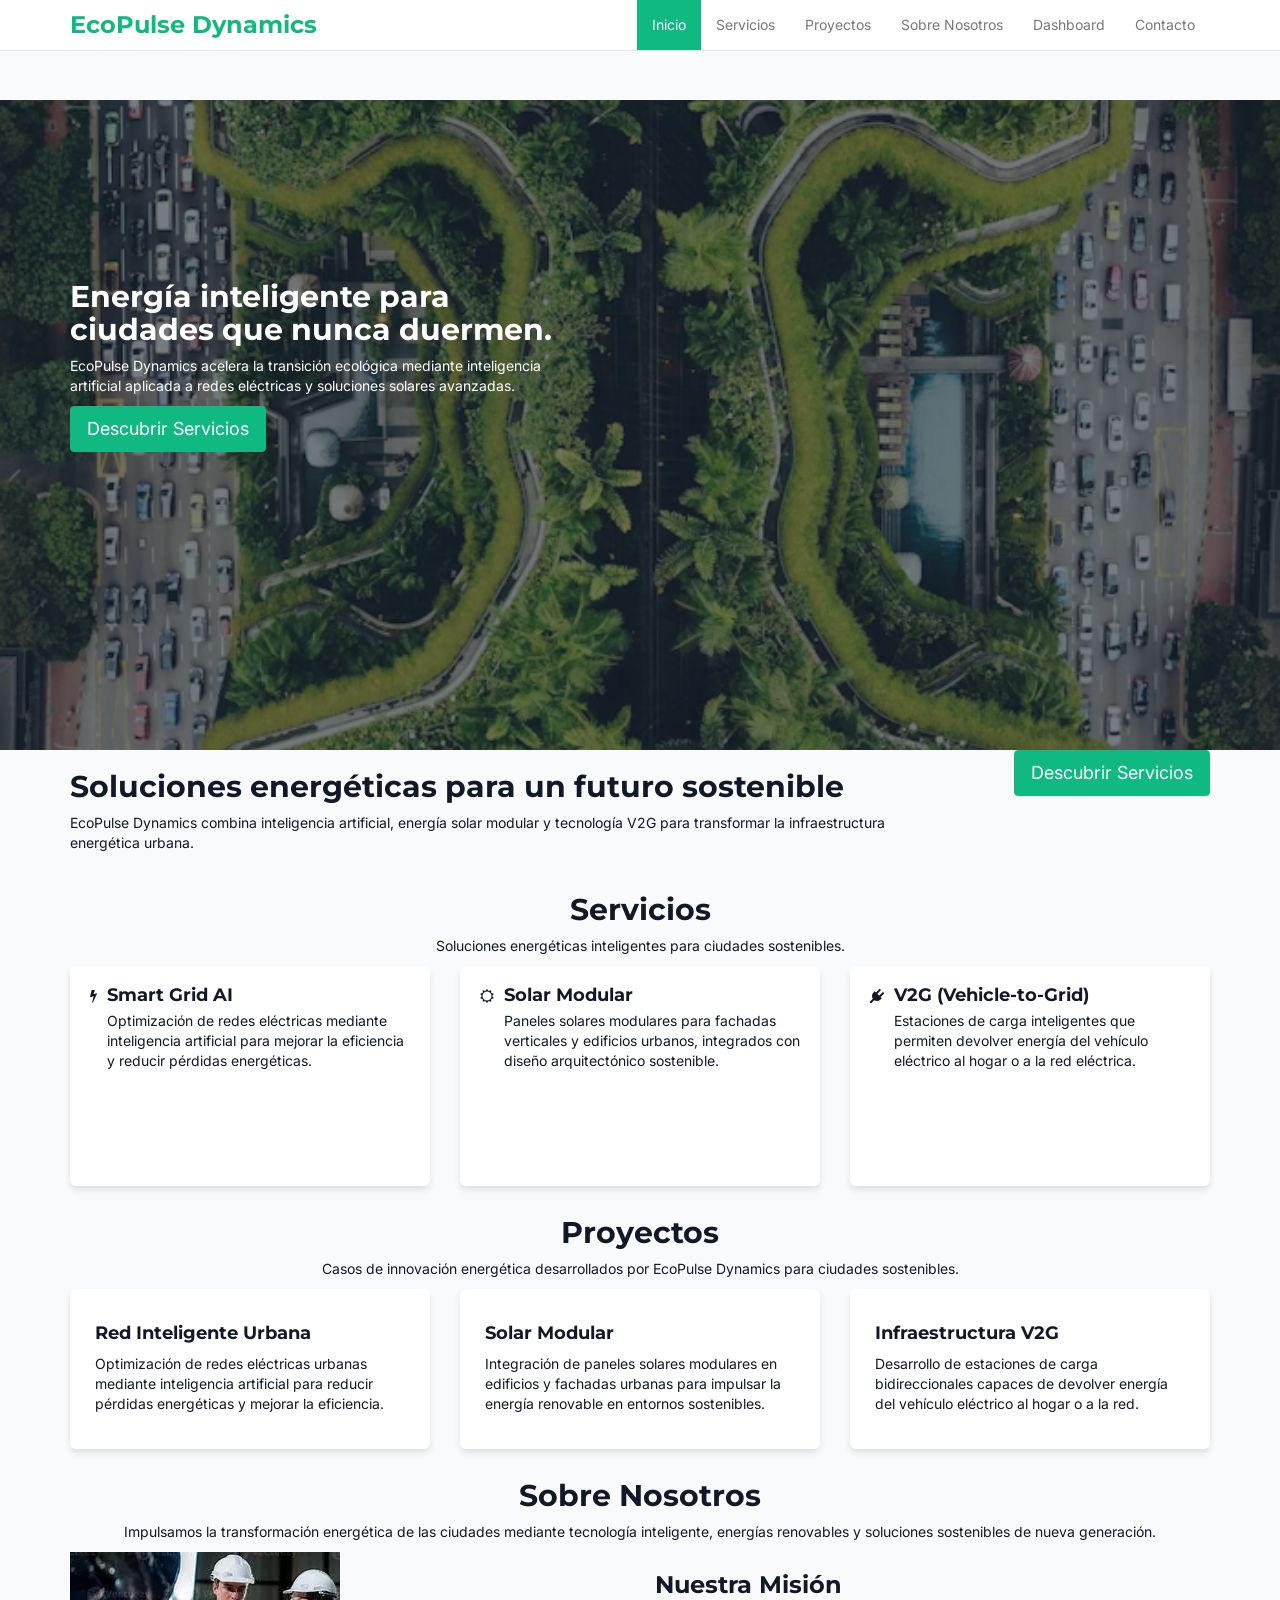
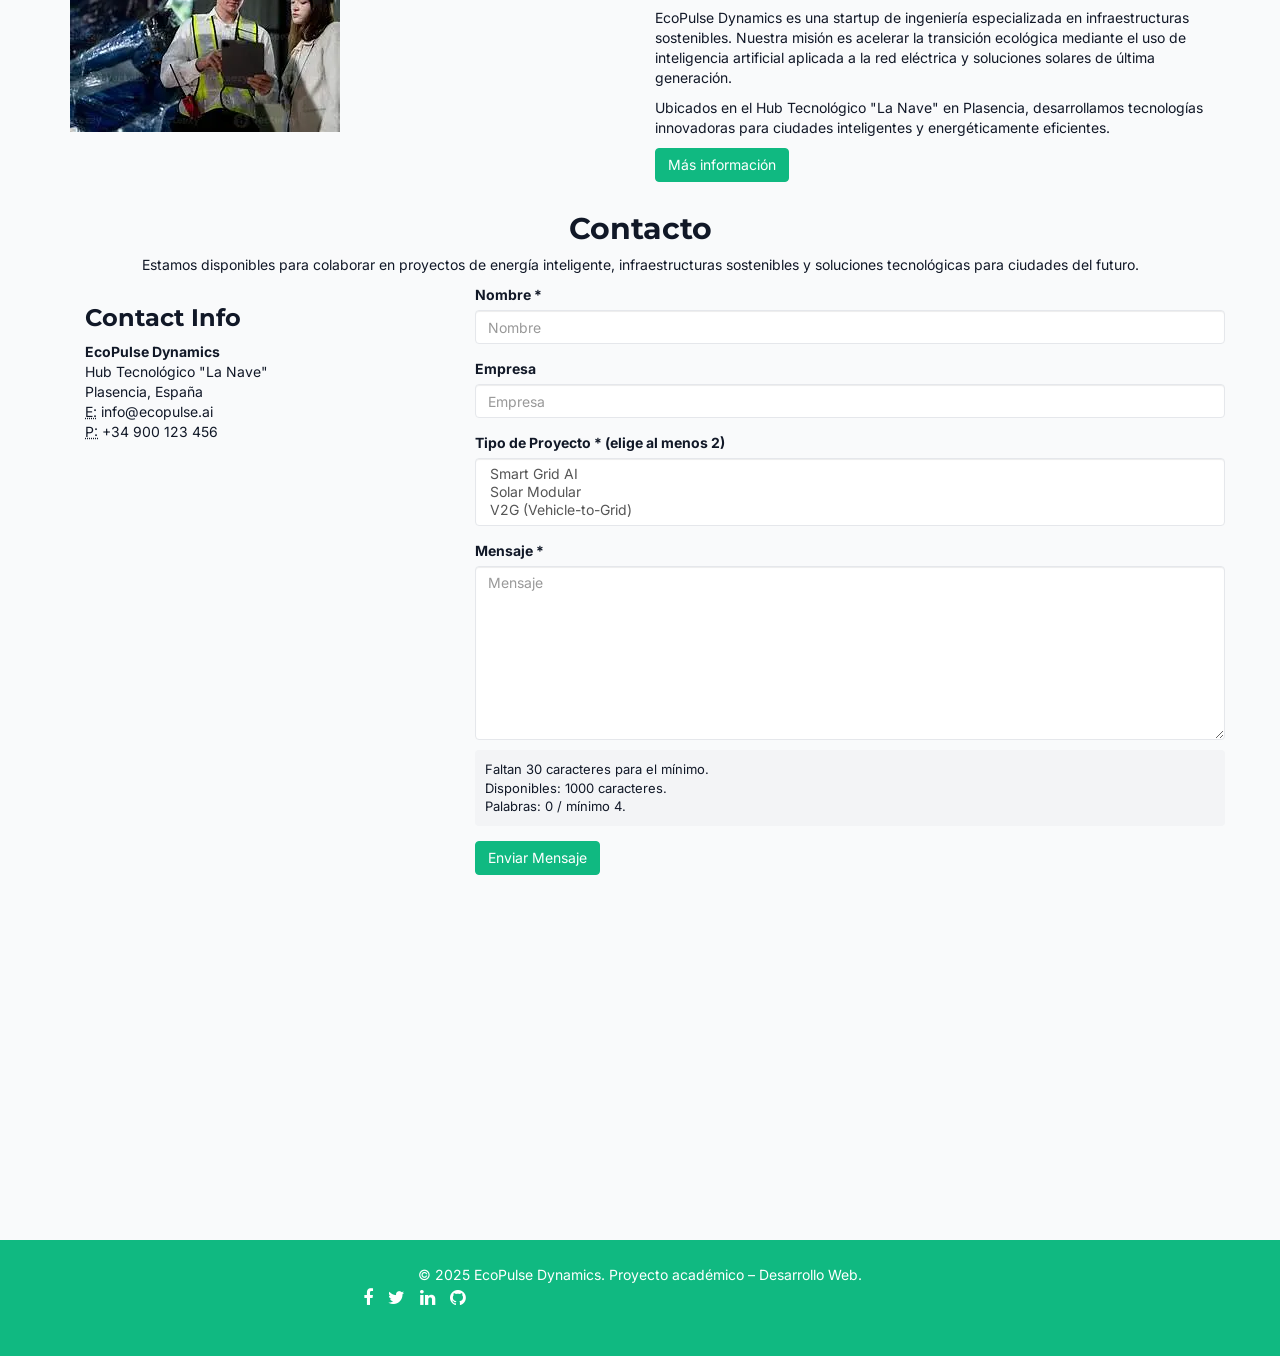
<file: index.html>
<!DOCTYPE html>
<html lang="en">
<head>
    <meta charset="utf-8">
    <meta name="author" content="fatimaR"> 
    <meta name="viewport" content="width=device-width, initial-scale=1.0">
    <meta name="author" content="webthemez">
    <title>EcoPulse Dynamics | Energía inteligente</title>
    <meta name="description" content="EcoPulse Dynamics acelera la transición ecológica con IA, smart grids y soluciones solares modulares y V2G.">
	<!-- core CSS -->
    <link rel="preconnect" href="https://fonts.googleapis.com">
    <link rel="preconnect" href="https://fonts.gstatic.com" crossorigin>
    <link href="https://fonts.googleapis.com/css2?family=Montserrat:wght@700&family=Inter:wght@400&display=swap" rel="stylesheet">
    <link rel="stylesheet" href="https://maxcdn.bootstrapcdn.com/bootstrap/3.4.1/css/bootstrap.min.css">
    <link rel="stylesheet" href="https://cdnjs.cloudflare.com/ajax/libs/font-awesome/4.7.0/css/font-awesome.min.css">

    <link rel="stylesheet" href="assets/css/styles.css"> 
    <!--[if lt IE 9]>
    <script src="js/html5shiv.js"></script>
    <script src="js/respond.min.js"></script>
    <![endif]-->       
    <link rel=" icon" type="image/x-icon" href="assets/img/ico/favicon.ico"> 
</head> 

<body id="home">

    <header id="header">
        <nav id="main-nav" class="navbar navbar-default navbar-fixed-top" role="banner">
            <div class="container">
                <div class="navbar-header">
                    <button type="button" class="navbar-toggle" data-toggle="collapse" data-target=".navbar-collapse">
                        <span class="sr-only">Toggle navigation</span>
                        <span class="icon-bar"></span>
                        <span class="icon-bar"></span>
                        <span class="icon-bar"></span>
                    </button>
                    <a class="navbar-brand" href="index.html">
                    EcoPulse Dynamics
                    </a>
                </div>
				
                <div class="collapse navbar-collapse navbar-right">
                    <ul class="nav navbar-nav">
                        <li class="scroll active"><a href="#home">Inicio</a></li>
                        <li class="scroll"><a href="#services">Servicios</a></li>
                        <li class="scroll"><a href="#projects">Proyectos</a></li>
                        <li class="scroll"><a href="#about">Sobre Nosotros</a></li>
                        <li><a href="dashboard.html">Dashboard</a></li>
                        <li class="scroll"><a href="#contact-us">Contacto</a></li>                        
                    </ul>
                </div>
            </div><!--/.container-->
        </nav><!--/nav-->
    </header><!--/header-->

    <section id="hero-banner">
             <div class="banner-inner">
                    <div class="container">
                        <div class="row">
                            <div class="col-sm-6">
                                 
                                    <h2>Energía inteligente para ciudades que nunca duermen.</h2>
                                    <p>EcoPulse Dynamics acelera la transición ecológica mediante inteligencia artificial aplicada a redes eléctricas y soluciones solares avanzadas.</p>
                                    <a class="btn btn-primary btn-lg" href="#services">Descubrir Servicios</a>
                                
                            </div>
                        </div>
                    </div>
                </div>
    </section><!--/#main-slider-->

    <section id="hero-text" class="wow fadeIn">
        <div class="container">
            <div class="row">
                <div class="col-sm-9">
                    <h2>Soluciones energéticas para un futuro sostenible</h2>
                    <p>EcoPulse Dynamics combina inteligencia artificial, energía solar modular y tecnología V2G para transformar la infraestructura energética urbana.</p>
                </div>
                <div class="col-sm-3 text-right">
                    <a class="btn btn-primary btn-lg" href="#services">Descubrir Servicios</a>
                </div>
            </div>
        </div>
    </section><!--/#hero-text-->

    <section id="services" >
        <div class="container">

            <div class="section-header">
                <h2 class="section-title text-center wow fadeInDown">Servicios</h2>
                <p class="text-center wow fadeInDown">Soluciones energéticas inteligentes para ciudades sostenibles.</p>
            </div>

            <div class="row">
                <div class="features">
                    <div class="col-md-4 col-sm-6 wow fadeInUp" data-wow-duration="300ms" data-wow-delay="0ms">
                        <div class="media service-box">
                            <div class="pull-left">
                                <i class="fa fa-bolt"></i>
                            </div>
                            <div class="media-body">
                                <h4 class="media-heading">Smart Grid AI</h4>
                                <p>Optimización de redes eléctricas mediante inteligencia artificial para mejorar la eficiencia y reducir pérdidas energéticas.</p>
                            </div>
                        </div>
                    </div><!--/.col-md-4-->

                    <div class="col-md-4 col-sm-6 wow fadeInUp" data-wow-duration="300ms" data-wow-delay="100ms">
                        <div class="media service-box">
                            <div class="pull-left">
                                <i class="fa fa-sun-o"></i>
                            </div>
                            <div class="media-body">
                                <h4 class="media-heading">Solar Modular</h4>
                                <p>Paneles solares modulares para fachadas verticales y edificios urbanos, integrados con diseño arquitectónico sostenible.</p>
                            </div>
                        </div>
                    </div><!--/.col-md-4-->

                    <div class="col-md-4 col-sm-6 wow fadeInUp" data-wow-duration="300ms" data-wow-delay="200ms">
                        <div class="media service-box">
                            <div class="pull-left">
                                <i class="fa fa-plug"></i>
                            </div>
                            <div class="media-body">
                                <h4 class="media-heading">V2G (Vehicle-to-Grid)</h4>
                                <p>Estaciones de carga inteligentes que permiten devolver energía del vehículo eléctrico al hogar o a la red eléctrica.</p>
                            </div>
                        </div>
                </div>
            </div><!--/.row-->    
        </div><!--/.container-->
    </section><!--/#services-->

    <section id="projects">
    <div class="container">

        <div class="section-header">
            <h2 class="section-title text-center wow fadeInDown">Proyectos</h2>
            <p class="text-center wow fadeInDown">
                Casos de innovación energética desarrollados por EcoPulse Dynamics para ciudades sostenibles.
            </p>
        </div>

        <div class="row project-cards">

            <div class="col-md-4 col-sm-6 wow fadeInUp" data-wow-duration="300ms" data-wow-delay="0ms">
                <div class="project-card">
                    <h4>Red Inteligente Urbana</h4>
                    <p>Optimización de redes eléctricas urbanas mediante inteligencia artificial para reducir pérdidas energéticas y mejorar la eficiencia.</p>
                </div>
            </div>

            <div class="col-md-4 col-sm-6 wow fadeInUp" data-wow-duration="300ms" data-wow-delay="100ms">
                <div class="project-card">
                    <h4>Solar Modular</h4>
                    <p>Integración de paneles solares modulares en edificios y fachadas urbanas para impulsar la energía renovable en entornos sostenibles.</p>
                </div>
            </div>

            <div class="col-md-4 col-sm-6 wow fadeInUp" data-wow-duration="300ms" data-wow-delay="200ms">
                <div class="project-card">
                    <h4>Infraestructura V2G</h4>
                    <p>Desarrollo de estaciones de carga bidireccionales capaces de devolver energía del vehículo eléctrico al hogar o a la red.</p>
                </div>
            </div>

        </div>
    </div>
    </section><!--/#projects-->
    
    <section id="about">
        <div class="container">

            <div class="section-header">
                <h2 class="section-title text-center wow fadeInDown">Sobre Nosotros</h2>
                <p class="text-center wow fadeInDown">
                Impulsamos la transformación energética de las ciudades mediante tecnología inteligente, energías renovables y soluciones sostenibles de nueva generación.
                </p>
            </div>

            <div class="row">
                <div class="col-sm-6 wow fadeInLeft">
                <img class="img-responsive" src="assets/img/about.webp" alt="Ingenieros trabajando con tecnología energética">
                </div>

                <div class="col-sm-6 wow fadeInRight">
                    <h3 class="column-title">Nuestra Misión</h3>
                    <p>EcoPulse Dynamics es una startup de ingeniería especializada en infraestructuras sostenibles. Nuestra misión es acelerar la transición ecológica mediante el uso de inteligencia artificial aplicada a la red eléctrica y soluciones solares de última generación.</p>

                    <p>Ubicados en el Hub Tecnológico "La Nave" en Plasencia, desarrollamos tecnologías innovadoras para ciudades inteligentes y energéticamente eficientes.</p>


                    <a class="btn btn-primary" href="#">Más información</a>

                </div>
            </div>
        </div>
    </section><!--/#about-->

    <section id="contact-us">
        <div class="container">
            <div class="section-header">
                <h2 class="section-title text-center wow fadeInDown">Contacto</h2>
                <p class="text-center wow fadeInDown">
                Estamos disponibles para colaborar en proyectos de energía inteligente, infraestructuras sostenibles y soluciones tecnológicas para ciudades del futuro.
                </p>
            </div>
        </div>
    </section><!--/#contact-us-->


    <section id="contact">
        
        <div class="container">
            <div class="container contact-info">
                <div class="row">
				  <div class="col-sm-4 col-md-4">
                        <div class="contact-form">
                            <h3>Contact Info</h3>

                            <address>
                              <strong>EcoPulse Dynamics</strong><br>
                              Hub Tecnológico "La Nave"<br>
                              Plasencia, España<br>
                              <abbr title="Email">E:</abbr> info@ecopulse.ai<br>
                              <abbr title="Phone">P:</abbr> +34 900 123 456
                            </address>
					</div></div>
                    <div class="col-sm-8 col-md-8">
                        <div class="contact-form">
                       
                            <form id="main-contact-form" name="contact-form" method="post" action="#" novalidate>

                                <div class="form-group">
                                    <label for="nombre">Nombre *</label>
                                    <input type="text" id="nombre" name="nombre" class="form-control" placeholder="Nombre">
                                    <small id="nombre-feedback" class="field-feedback"></small>
                                </div>

                                <div class="form-group">
                                    <label for="empresa">Empresa</label>
                                    <input type="text" id="empresa" name="empresa" class="form-control" placeholder="Empresa">
                                    <small id="empresa-feedback" class="field-feedback"></small>
                                </div>

                                <div class="form-group">
                                    <label for="tipoProyecto">Tipo de Proyecto * (elige al menos 2)</label>
                                    <select id="tipoProyecto" name="tipoProyecto" class="form-control" multiple size="3">
                                        <option value="Smart Grid AI">Smart Grid AI</option>
                                        <option value="Solar Modular">Solar Modular</option>
                                        <option value="V2G (Vehicle-to-Grid)">V2G (Vehicle-to-Grid)</option>
                                    </select>
                                    <small id="tipoProyecto-feedback" class="field-feedback"></small>
                                </div>

                                <div class="form-group">
                                    <label for="mensaje">Mensaje *</label>
                                    <textarea id="mensaje" name="mensaje" class="form-control" rows="8" placeholder="Mensaje"></textarea>
                                    <small id="mensaje-feedback" class="field-feedback"></small>

                                <div id="message-counter" class="message-counter">
                                    <span id="min-counter">Faltan 30 caracteres para el mínimo.</span><br>
                                    <span id="max-counter">Disponibles: 1000 caracteres.</span><br>
                                    <span id="word-counter">Palabras: 0 / mínimo 4.</span>
                                </div>
                            </div>

                            <div id="form-status" class="form-status" aria-live="polite"></div>

                                <button type="submit" class="btn btn-primary">Enviar Mensaje</button>
                            </form>
                        </div>
                    </div>
                </div>
            </div>
        </div>
        
        <iframe 
        src="https://www.google.com/maps?q=Plasencia+España&output=embed"
        width="100%" 
        height="350" 
        style="border:0;" 
        allowfullscreen="" 
        loading="lazy">
        </iframe>

   </section><!--/#bottom-->

    <footer id="footer">
        <div class="container">
            <div class="row">
                <div class="col-sm-6">
                &copy; 2025 EcoPulse Dynamics. Proyecto académico – Desarrollo Web.
                </div>
                <div class="col-sm-6">
                    <ul class="social-icons">
                    <li><a href="https://facebook.com/ecopulse"><i class="fa fa-facebook"></i></a></li>
                    <li><a href="https://twitter.com/ecopulse"><i class="fa fa-twitter"></i></a></li>
                    <li><a href="https://linkedin.com/company/ecopulse"><i class="fa fa-linkedin"></i></a></li>
                    <li><a href="https://github.com/ecopulse"><i class="fa fa-github"></i></a></li>
                    </ul>
                </div>
            </div>
        </div>
    </footer><!--/#footer-->
    
    <script src="https://ajax.googleapis.com/ajax/libs/jquery/3.7.1/jquery.min.js"></script>
    <script src="https://maxcdn.bootstrapcdn.com/bootstrap/3.4.1/js/bootstrap.min.js"></script>

    <script src="assets/js/main.js"></script>

</body>
</html>
</file>
<file: assets/css/styles.css>
:root{
  --ep-green-primary:#10B981;
  --ep-dark-carbon:#1F2937;
  --ep-electric-blue:#3B82F6;
  --bg-light:#F9FAFB;
  --ep-text-main:#111827;
  --ep-text-muted:#6B7280;
  --ep-white:#FFFFFF;
}

/* ===== BODY ===== */
body{
  padding-top: 100px;
  background: var(--bg-light);
  color: var(--ep-text-main);
  font-family: Inter, Arial, sans-serif;
}

/* ===== TITLES ===== */
h1,h2,h3,h4{
  font-family: Montserrat, Arial, sans-serif;
  font-weight:700;
}

/* ===== LINKS ===== */
a {
  color: var(--ep-electric-blue);
  transition: 0.3s;
}
a:hover{
  color: var(--ep-green-primary);
}

/* ===== BUTTONS ===== */
.btn-primary{
  background: var(--ep-green-primary) !important;
  border-color: var(--ep-green-primary) !important;
  border-radius:4px !important;
}

.btn-primary:hover{
  background: var(--ep-dark-carbon) !important;
  transform:scale(1.05);
}

.btn-primary:active {
  transform: scale(0.95);
}

/* ===== NAVBAR ===== */
.navbar-brand{
  font-family: Montserrat, Arial, sans-serif;
  font-weight: 700;
  font-size: 24px;
  color: var(--ep-green-primary) !important;
}

#main-nav.navbar-default {
  background: #FFFFFF;
}

#main-nav .navbar-nav > li.active > a,
#main-nav .navbar-nav > li:hover > a {
  background: var(--ep-green-primary);
  color: #fff;
}

/* ===== HERO ===== */
#hero-banner{
  height:650px;
  background: url("../img/hero.webp") no-repeat center;
  background-size: cover;
  position: relative;
  color:#fff;
}

#hero-banner::before{
  content:"";
  position:absolute;
  width:100%;
  height:100%;
  background: rgba(31,41,55,0.6);
}

#hero-banner h2{
  margin-top:180px;
  max-width:520px;
}

#hero-banner p{
  max-width:520px;
}

/* ===== SERVICES ===== */
#services .service-box{
  background:#fff;
  padding:20px;
  border-radius:6px;
  box-shadow:0 4px 6px rgba(0,0,0,0.1);
  min-height:220px;
  transition:0.3s;
}

#services .service-box:hover{
  transform:translateY(-5px);
  box-shadow:0 8px 18px rgba(0,0,0,0.15);
}

/* ===== PROJECTS ===== */
.project-card{
  background:#fff;
  padding:25px;
  border-radius:6px;
  box-shadow:0 4px 6px rgba(0,0,0,0.1);
  transition:0.3s;
}

.project-card:hover{
  transform:translateY(-5px);
  box-shadow:0 8px 18px rgba(0,0,0,0.15);
}

/* ===== FORM ===== */
.form-control{
  border-radius:4px;
  border:1px solid #E5E7EB;
}

.form-control:focus{
  border-color: var(--ep-green-primary);
  box-shadow:0 0 0 2px rgba(16,185,129,0.15);
}

/* VALIDATION */
.form-group.has-error .form-control{
  border:1px solid #dc2626 !important;
}

.form-group.has-success .form-control{
  border:1px solid var(--ep-green-primary) !important;
}

.field-feedback.error{
  color:#dc2626;
}

.field-feedback.success{
  color:var(--ep-green-primary);
}

/* ===== MESSAGE COUNTER ===== */
.message-counter{
  margin-top:10px;
  padding:10px;
  background:#f3f4f6;
  border-radius:4px;
  font-size:13px;
}

/* ===== FORM STATUS ===== */
.form-status{
  display:none;
  margin-top:15px;
  padding:10px;
  border-radius:4px;
}

.form-status.success{
  display:block;
  background:#ecfdf5;
  color:#047857;
}

.form-status.error{
  display:block;
  background:#fef2f2;
  color:#b91c1c;
}

/* ===== DASHBOARD CARDS ===== */
.card-box{
  background:#fff;
  padding:20px;
  border-radius:8px;
  text-align:center;
  box-shadow:0 4px 12px rgba(0,0,0,0.08);
  transition:0.3s;
}

.card-box p {
  font-size: 26px;
}

.card-box:hover{
  transform:translateY(-5px);
}

.card-box h4{
  color: var(--ep-text-muted);
  font-size:14px;
}

.card-box p{
  font-size:22px;
  font-weight:bold;
  color: var(--ep-green-primary);
}

.card-box{
  margin-bottom:20px;
  min-height: 120px;
}

/* ===== CHART ===== */
canvas{
  max-width:100%;
}
#footer {
  background: #10B981;
  color: #fff;
  padding: 25px 0;
  text-align: center;
}

#footer .row {
  display: flex;
  flex-direction: column;
  align-items: center;
}

#footer p {
  margin-bottom: 10px;
}

.social-icons {
  list-style: none;
  padding: 0;
  display: flex;
  gap: 15px;
}

.social-icons li {
  display: inline-block;
}

.social-icons a {
  color: #fff;
  font-size: 18px;
}

.social-icons a:hover {
  color: #1F2937;
}

/* ===== SCROLL ===== */
html{
  scroll-behavior:smooth;
}

section{
  scroll-margin-top:90px;
}

.chart-box {
  margin-top: 40px;
  background: #fff;
  padding: 20px;
  border-radius: 10px;
  box-shadow: 0 4px 12px rgba(0,0,0,0.08);
  margin-top: 30px;
}

#result {
  font-size: 22px;
  font-weight: bold;
  color: #10B981;
}

/* ===== DASHBOARD IMPROVEMENTS ===== */

.dashboard-wrapper {
  max-width: 1200px;
  margin: 120px auto 40px;
  padding: 0 20px;
}

/* HERO */
.dashboard-hero {
  background: linear-gradient(135deg, #10B981, #1F2937);
  color: #fff;
  border-radius: 15px;
  padding: 35px;
  margin-bottom: 30px;
  display: flex;
  justify-content: space-between;
  align-items: center;
}

/* CARDS */
.dash-card {
  background: #fff;
  padding: 20px;
  border-radius: 12px;
  text-align: center;
  box-shadow: 0 6px 15px rgba(0,0,0,0.08);
  transition: 0.3s;
}

.dash-card:hover {
  transform: translateY(-5px);
}

.dash-card p {
  font-size: 26px;
  font-weight: bold;
  color: #10B981;
}

/* PANELS */
.dash-panel {
  background: #fff;
  padding: 25px;
  border-radius: 12px;
  margin-bottom: 25px;
  box-shadow: 0 6px 15px rgba(0,0,0,0.08);
}

/* CHART SIZE FIX */
canvas {
  max-height: 350px;
}

/* DARK MODE FIX */
.dark-mode .dash-card,
.dark-mode .dash-panel {
  background: #1F2937;
  color: #fff;
}
/* ===== GLOBAL DARK MODE FIX ===== */
body.dark-mode {
  background: #111827 !important;
  color: #fff !important;
}

body.dark-mode section,
body.dark-mode .dashboard-wrapper {
  background: transparent !important;
}

body.dark-mode canvas {
  background: transparent !important;
}
/* ===== DASHBOARD TABS ===== */
.dashboard-tabs button {
  border-radius: 20px;
  padding: 8px 18px;
  margin: 5px;
  border: none;
  background: #E5E7EB;
  color: #111;
  transition: 0.3s;
}

.dashboard-tabs button.active,
.dashboard-tabs button:hover {
  background: #10B981;
  color: #fff;
}

.dashboard-wrapper {
  max-width: 1200px;
  margin: 120px auto;
}

.dash-panel {
  margin-bottom: 25px;
}

.row {
  margin-bottom: 10px;
}
</file>
